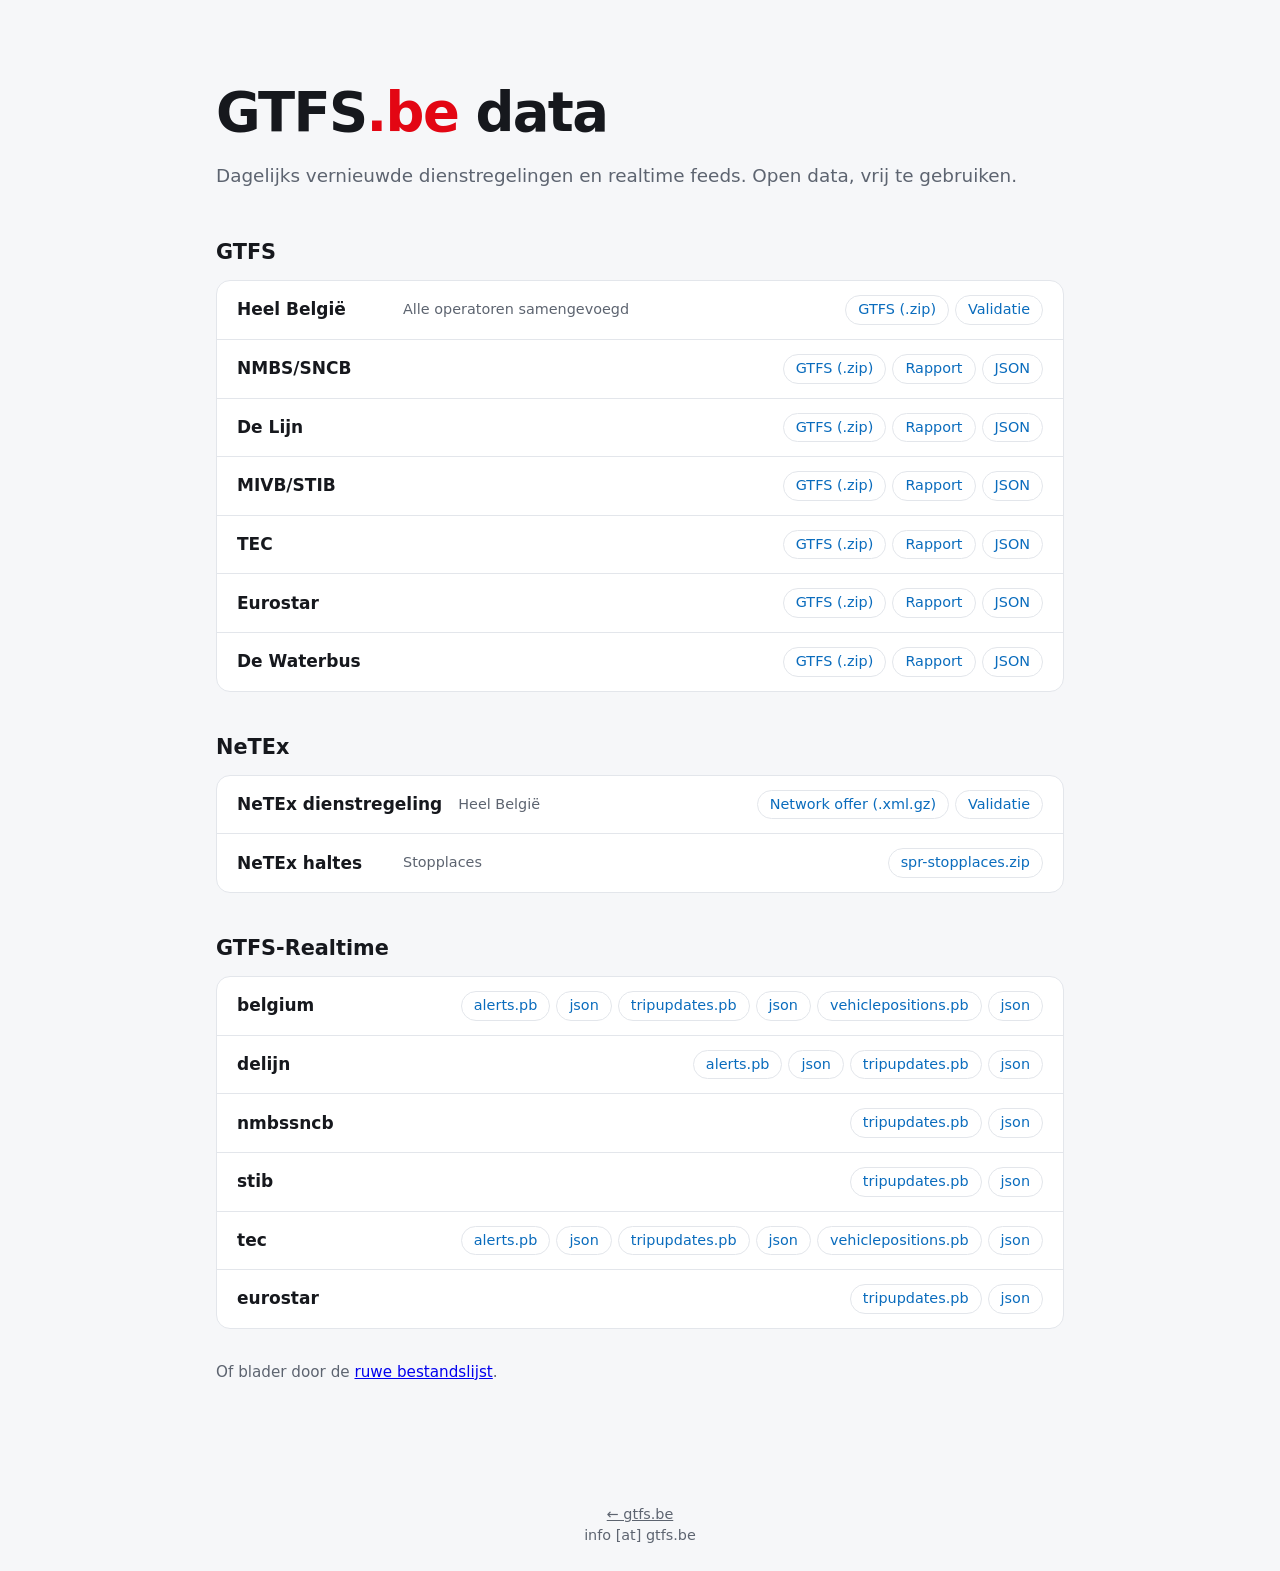
<file: data.html>
<!DOCTYPE html>
<html lang="nl">
<head>
    <meta charset="utf-8">
    <meta name="viewport" content="width=device-width, initial-scale=1">
    <meta name="description" content="Download GTFS, NeTEx en GTFS-Realtime data voor heel België.">
    <title>Data – GTFS.be</title>
    <link rel="stylesheet" href="custom.css">
    <link rel="icon" href="/favicon.svg" type="image/svg+xml">
    <style>
        h2.s { margin: 2.5rem 0 .75rem; font-size: 1.3rem }
        ul.f { list-style: none; padding: 0; margin: 0; border: 1px solid var(--line); border-radius: 14px; background: var(--card); overflow: hidden }
        ul.f li { display: flex; flex-wrap: wrap; gap: 4px 16px; align-items: center; padding: 14px 20px; border-top: 1px solid var(--line) }
        ul.f li:first-child { border-top: 0 }
        ul.f b { min-width: 150px } ul.f span { color: var(--muted); font-size: .9rem; flex: 1 }
        ul.f div { display: flex; flex-wrap: wrap; gap: 6px }
        ul.f a { padding: 3px 12px; border-radius: 999px; border: 1px solid var(--line); color: var(--b); text-decoration: none; font-size: .9rem }
        ul.f a:hover { border-color: var(--b) }
    </style>
</head>
<body>
<main style="padding-top:8vh">
    <h1><a href="/" style="color:inherit;text-decoration:none">GTFS<span>.be</span></a> data</h1>
    <p class="lead">Dagelijks vernieuwde dienstregelingen en realtime feeds. Open data, vrij te gebruiken.</p>
    <h2 class="s">GTFS</h2><ul class="f">
<li><b>Heel België</b><span>Alle operatoren samengevoegd</span><div><a href="https://data.gtfs.be/belgium/gtfs/be-gtfs.zip">GTFS (.zip)</a><a href="https://data.gtfs.be/belgium/gtfs/validation.html">Validatie</a></div></li>
<li><b>NMBS/SNCB</b><span></span><div><a href="https://data.gtfs.be/sncb/gtfs/be-sncb-gtfs.zip">GTFS (.zip)</a><a href="https://data.gtfs.be/sncb/gtfs/be-sncb-gtfs.html">Rapport</a><a href="https://data.gtfs.be/sncb/gtfs/be-sncb-gtfs.json">JSON</a></div></li>
<li><b>De Lijn</b><span></span><div><a href="https://data.gtfs.be/delijn/gtfs/be-delijn-gtfs.zip">GTFS (.zip)</a><a href="https://data.gtfs.be/delijn/gtfs/be-delijn-gtfs.html">Rapport</a><a href="https://data.gtfs.be/delijn/gtfs/be-delijn-gtfs.json">JSON</a></div></li>
<li><b>MIVB/STIB</b><span></span><div><a href="https://data.gtfs.be/stib/gtfs/be-stib-gtfs.zip">GTFS (.zip)</a><a href="https://data.gtfs.be/stib/gtfs/be-stib-gtfs.html">Rapport</a><a href="https://data.gtfs.be/stib/gtfs/be-stib-gtfs.json">JSON</a></div></li>
<li><b>TEC</b><span></span><div><a href="https://data.gtfs.be/tec/gtfs/be-tec-gtfs.zip">GTFS (.zip)</a><a href="https://data.gtfs.be/tec/gtfs/be-tec-gtfs.html">Rapport</a><a href="https://data.gtfs.be/tec/gtfs/be-tec-gtfs.json">JSON</a></div></li>
<li><b>Eurostar</b><span></span><div><a href="https://data.gtfs.be/eurostar/gtfs/be-eurostar-gtfs.zip">GTFS (.zip)</a><a href="https://data.gtfs.be/eurostar/gtfs/be-eurostar-gtfs.html">Rapport</a><a href="https://data.gtfs.be/eurostar/gtfs/be-eurostar-gtfs.json">JSON</a></div></li>
<li><b>De Waterbus</b><span></span><div><a href="https://data.gtfs.be/de_waterbus/gtfs/be-de_waterbus-gtfs.zip">GTFS (.zip)</a><a href="https://data.gtfs.be/de_waterbus/gtfs/be-de_waterbus-gtfs.html">Rapport</a><a href="https://data.gtfs.be/de_waterbus/gtfs/be-de_waterbus-gtfs.json">JSON</a></div></li>
</ul>
    <h2 class="s">NeTEx</h2><ul class="f">
<li><b>NeTEx dienstregeling</b><span>Heel België</span><div><a href="https://data.gtfs.be/belgium/netex/schedule/netex-be-network-offer.xml.gz">Network offer (.xml.gz)</a><a href="https://data.gtfs.be/belgium/netex/validation.html">Validatie</a></div></li>
<li><b>NeTEx haltes</b><span>Stopplaces</span><div><a href="https://data.gtfs.be/belgium/netex/stops/spr-stopplaces.zip">spr-stopplaces.zip</a></div></li></ul>
    <h2 class="s">GTFS-Realtime</h2><ul class="f">
<li><b>belgium</b><span></span><div><a href="https://data.gtfs.be/rt/belgium/alerts.pb">alerts.pb</a><a href="https://data.gtfs.be/rt/belgium/alerts.json">json</a><a href="https://data.gtfs.be/rt/belgium/tripupdates.pb">tripupdates.pb</a><a href="https://data.gtfs.be/rt/belgium/tripupdates.json">json</a><a href="https://data.gtfs.be/rt/belgium/vehiclepositions.pb">vehiclepositions.pb</a><a href="https://data.gtfs.be/rt/belgium/vehiclepositions.json">json</a></div></li>
<li><b>delijn</b><span></span><div><a href="https://data.gtfs.be/rt/delijn/alerts.pb">alerts.pb</a><a href="https://data.gtfs.be/rt/delijn/alerts.json">json</a><a href="https://data.gtfs.be/rt/delijn/tripupdates.pb">tripupdates.pb</a><a href="https://data.gtfs.be/rt/delijn/tripupdates.json">json</a></div></li>
<li><b>nmbssncb</b><span></span><div><a href="https://data.gtfs.be/rt/nmbssncb/tripupdates.pb">tripupdates.pb</a><a href="https://data.gtfs.be/rt/nmbssncb/tripupdates.json">json</a></div></li>
<li><b>stib</b><span></span><div><a href="https://data.gtfs.be/rt/stib/tripupdates.pb">tripupdates.pb</a><a href="https://data.gtfs.be/rt/stib/tripupdates.json">json</a></div></li>
<li><b>tec</b><span></span><div><a href="https://data.gtfs.be/rt/tec/alerts.pb">alerts.pb</a><a href="https://data.gtfs.be/rt/tec/alerts.json">json</a><a href="https://data.gtfs.be/rt/tec/tripupdates.pb">tripupdates.pb</a><a href="https://data.gtfs.be/rt/tec/tripupdates.json">json</a><a href="https://data.gtfs.be/rt/tec/vehiclepositions.pb">vehiclepositions.pb</a><a href="https://data.gtfs.be/rt/tec/vehiclepositions.json">json</a></div></li>
<li><b>eurostar</b><span></span><div><a href="https://data.gtfs.be/rt/eurostar/tripupdates.pb">tripupdates.pb</a><a href="https://data.gtfs.be/rt/eurostar/tripupdates.json">json</a></div></li>
</ul>
    <p class="lead" style="margin-top:2rem;font-size:.95rem">Of blader door de <a href="https://data.gtfs.be/">ruwe bestandslijst</a>.</p>
</main>
<footer><a href="/">&larr; gtfs.be</a><br>info [at] gtfs.be</footer>
</body>
</html>
</file>
<file: custom.css>
:root {
    --bg: #f6f7f9; --fg: #16181d; --muted: #5d6470; --card: #fff; --line: #e3e6eb;
    --a: #e30613; --b: #0a6cbd; --c: #0f9d58;
}
@media (prefers-color-scheme: dark) {
    :root { --bg: #111317; --fg: #eceef2; --muted: #9aa1ad; --card: #1a1d23; --line: #2a2e36; }
}
* { box-sizing: border-box; }
body {
    margin: 0; min-height: 100vh; display: flex; flex-direction: column;
    font: 17px/1.5 system-ui, -apple-system, "Segoe UI", Roboto, sans-serif;
    background: var(--bg); color: var(--fg);
}
main { flex: 1; width: 100%; max-width: 880px; margin: 0 auto; padding: 12vh 16px 48px; }
h1 { font-size: clamp(2.2rem, 6vw, 3.4rem); margin: 0; letter-spacing: -.03em; }
h1 span { color: var(--a); }
.lead { color: var(--muted); margin: .5rem 0 3rem; font-size: 1.15rem; }
.cards { display: grid; gap: 16px; grid-template-columns: repeat(auto-fit, minmax(220px, 1fr)); }
.card {
    display: block; padding: 24px; border-radius: 14px; text-decoration: none; color: inherit;
    background: var(--card); border: 1px solid var(--line); transition: transform .15s, border-color .15s;
}
.card:hover, .card:focus-visible { transform: translateY(-3px); border-color: var(--c-color); }
.badge {
    display: inline-grid; place-items: center; width: 40px; height: 40px; border-radius: 50%;
    background: var(--c-color); color: #fff; font-weight: 700; margin-bottom: 14px;
}
.card h2 { font-size: 1.2rem; margin: 0 0 4px; }
.card p { margin: 0; color: var(--muted); font-size: .95rem; }
.card small { display: block; margin-top: 14px; color: var(--c-color); font-weight: 600; }
footer { text-align: center; padding: 24px 16px; color: var(--muted); font-size: .9rem; }
footer a { color: inherit; }
.credits { max-width: 640px; margin: 12px auto 0; font-size: .75rem; opacity: .75; }
.beta {
    font-size: .8rem; font-weight: 600; letter-spacing: .05em; text-transform: uppercase; vertical-align: super;
    padding: 2px 8px; border-radius: 999px; border: 1px solid var(--line); color: var(--muted);
}
</file>
